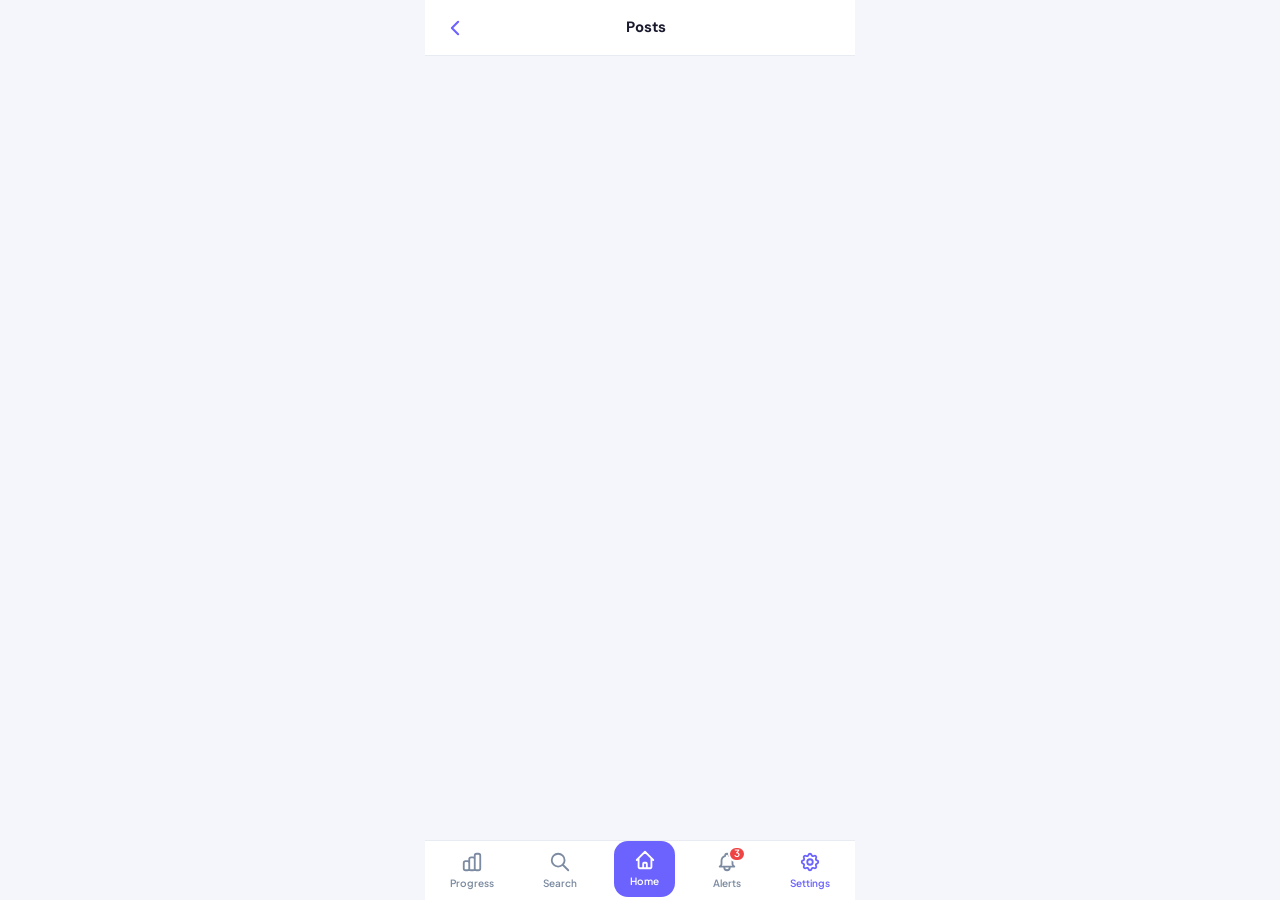
<file: content.html>
<!DOCTYPE html>
<html lang="en">
<head>
<meta charset="UTF-8">
<meta name="viewport" content="width=device-width, initial-scale=1.0, maximum-scale=1.0">
<title>LifeBook · Content</title>
<link href="https://cdn.jsdelivr.net/npm/bootstrap@5.3.0/dist/css/bootstrap.min.css" rel="stylesheet">
<link href="https://fonts.googleapis.com/css2?family=Plus+Jakarta+Sans:wght@400;500;600;700;800&family=DM+Sans:wght@300;400;500&display=swap" rel="stylesheet">
<link href="main.css" rel="stylesheet">
</head>
<body data-page="settings">

<div id="app">
  <!-- TOP BAR -->
  <div id="topbar">
    <a href="settings.html" class="topbar-back">
      <svg xmlns="http://www.w3.org/2000/svg" fill="none" viewBox="0 0 24 24" stroke-width="2.5" stroke="currentColor" width="20" height="20"><path stroke-linecap="round" stroke-linejoin="round" d="M15.75 19.5L8.25 12l7.5-7.5"/></svg>
    </a>
    <span class="topbar-title" id="content-page-title">Posts</span>
  </div>

  <!-- CONTENT LIST -->
  <div id="content-page">
    <div id="content-items"></div>
    <div class="settings-list-empty" id="content-empty" style="display:none">No posts here yet</div>
  </div>

  <!-- BOTTOM NAV -->
  <div id="bottom-nav"></div>
</div>

<!-- TOAST CONTAINER -->
<div class="toast-container" id="toast-container"></div>

<script src="https://cdn.jsdelivr.net/npm/bootstrap@5.3.0/dist/js/bootstrap.bundle.min.js"></script>
<script src="https://code.jquery.com/jquery-3.7.0.min.js"></script>
<script src="activities.js"></script>
<script src="navbar.js"></script>
<script src="notifications.js"></script>
<script src="app.js"></script>
</body>
</html>
</file>
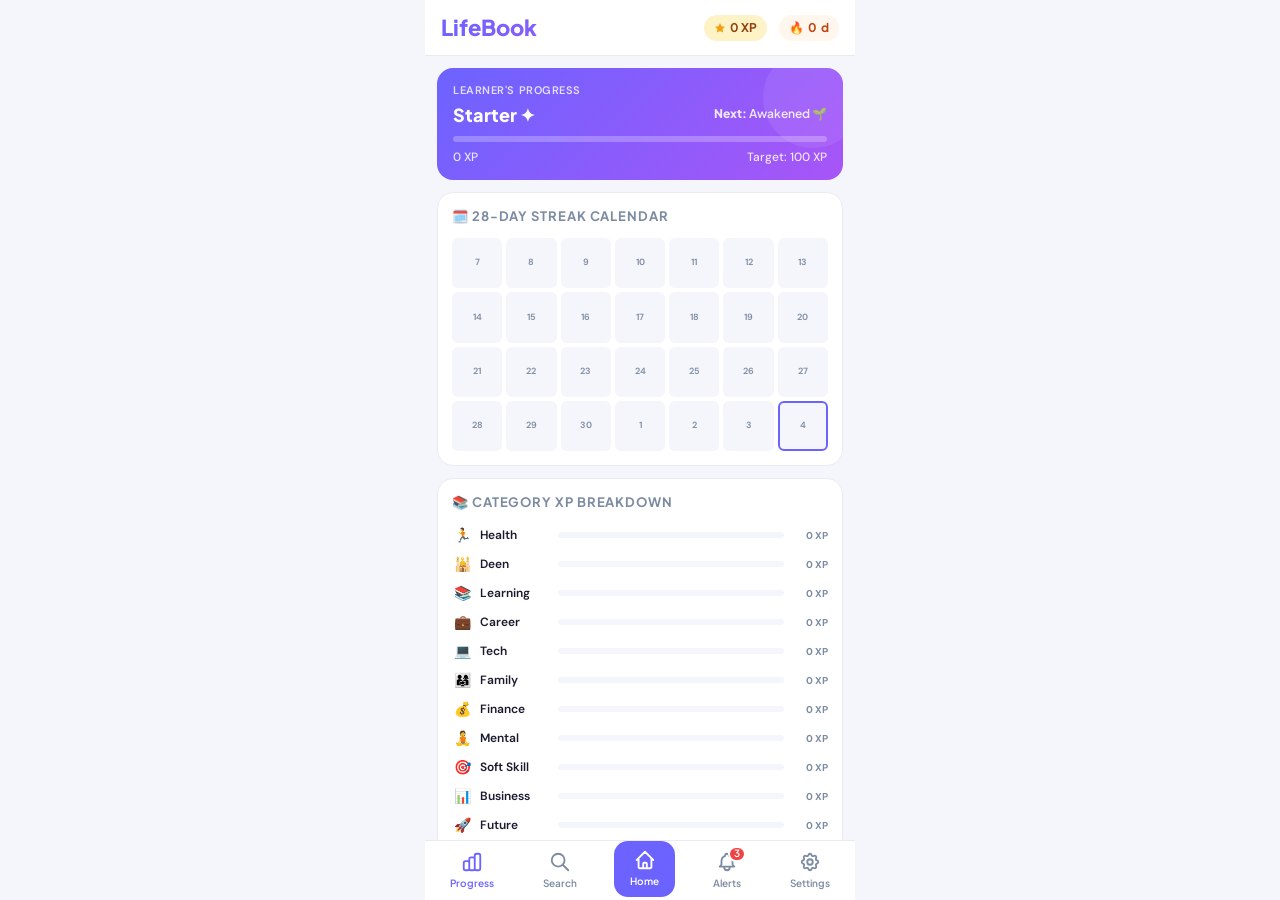
<file: progress.html>
<!DOCTYPE html>
<html lang="en">
<head>
<meta charset="UTF-8">
<meta name="viewport" content="width=device-width, initial-scale=1.0, maximum-scale=1.0">
<title>LifeBook · Progress</title>
<link href="https://cdn.jsdelivr.net/npm/bootstrap@5.3.0/dist/css/bootstrap.min.css" rel="stylesheet">
<link href="https://fonts.googleapis.com/css2?family=Plus+Jakarta+Sans:wght@400;500;600;700;800&family=DM+Sans:wght@300;400;500&display=swap" rel="stylesheet">
<link href="main.css" rel="stylesheet">
</head>
<body data-page="progress">

<div id="app">
  <!-- TOP BAR -->
  <div id="topbar">
    <a href="index.html" class="brand">LifeBook</a>
    <div class="xp-pill">
      <svg xmlns="http://www.w3.org/2000/svg" width="12" height="12" viewBox="0 0 24 24" fill="#F59E0B"><polygon points="12,2 15.09,8.26 22,9.27 17,14.14 18.18,21.02 12,17.77 5.82,21.02 7,14.14 2,9.27 8.91,8.26"/></svg>
      <span id="topbar-xp">0 XP</span>
    </div>
    <div class="streak-pill">
      🔥 <span id="topbar-streak">0</span>d
    </div>
  </div>

  <!-- PROGRESS PAGE -->
  <div id="progress-page">
    <div id="level-banner-slot" style="margin-bottom:12px"></div>

    <div class="progress-panel">
      <div class="progress-panel-title">🗓️ 28-Day Streak Calendar</div>
      <div class="streak-grid" id="streak-calendar"></div>
    </div>

    <div class="progress-panel">
      <div class="progress-panel-title">📚 Category XP Breakdown</div>
      <div id="prog-cat-bars"></div>
    </div>

    <div class="progress-panel">
      <div class="progress-panel-title">📈 Activity Stats</div>
      <div style="display:grid;grid-template-columns:1fr 1fr;gap:8px">
        <div style="background:var(--bg);border-radius:10px;padding:12px;text-align:center">
          <div style="font-size:22px;font-weight:800;font-family:'Plus Jakarta Sans',sans-serif;color:var(--success)" id="stat-done">0</div>
          <div style="font-size:11px;color:var(--muted);font-weight:600">Completed</div>
        </div>
        <div style="background:var(--bg);border-radius:10px;padding:12px;text-align:center">
          <div style="font-size:22px;font-weight:800;font-family:'Plus Jakarta Sans',sans-serif;color:var(--warn)" id="stat-streak">0</div>
          <div style="font-size:11px;color:var(--muted);font-weight:600">Day Streak</div>
        </div>
        <div style="background:var(--bg);border-radius:10px;padding:12px;text-align:center">
          <div style="font-size:22px;font-weight:800;font-family:'Plus Jakarta Sans',sans-serif;color:var(--primary)" id="stat-level">1</div>
          <div style="font-size:11px;color:var(--muted);font-weight:600">Level</div>
        </div>
        <div style="background:var(--bg);border-radius:10px;padding:12px;text-align:center">
          <div style="font-size:22px;font-weight:800;font-family:'Plus Jakarta Sans',sans-serif;color:var(--danger)" id="stat-missed">0</div>
          <div style="font-size:11px;color:var(--muted);font-weight:600">Missed</div>
        </div>
      </div>
    </div>
  </div>

  <!-- BOTTOM NAV -->
  <div id="bottom-nav"></div>
</div>

<!-- TOAST CONTAINER -->
<div class="toast-container" id="toast-container"></div>

<script src="https://cdn.jsdelivr.net/npm/bootstrap@5.3.0/dist/js/bootstrap.bundle.min.js"></script>
<script src="https://code.jquery.com/jquery-3.7.0.min.js"></script>
<script src="activities.js"></script>
<script src="navbar.js"></script>
<script src="notifications.js"></script>
<script src="app.js"></script>
</body>
</html>
</file>
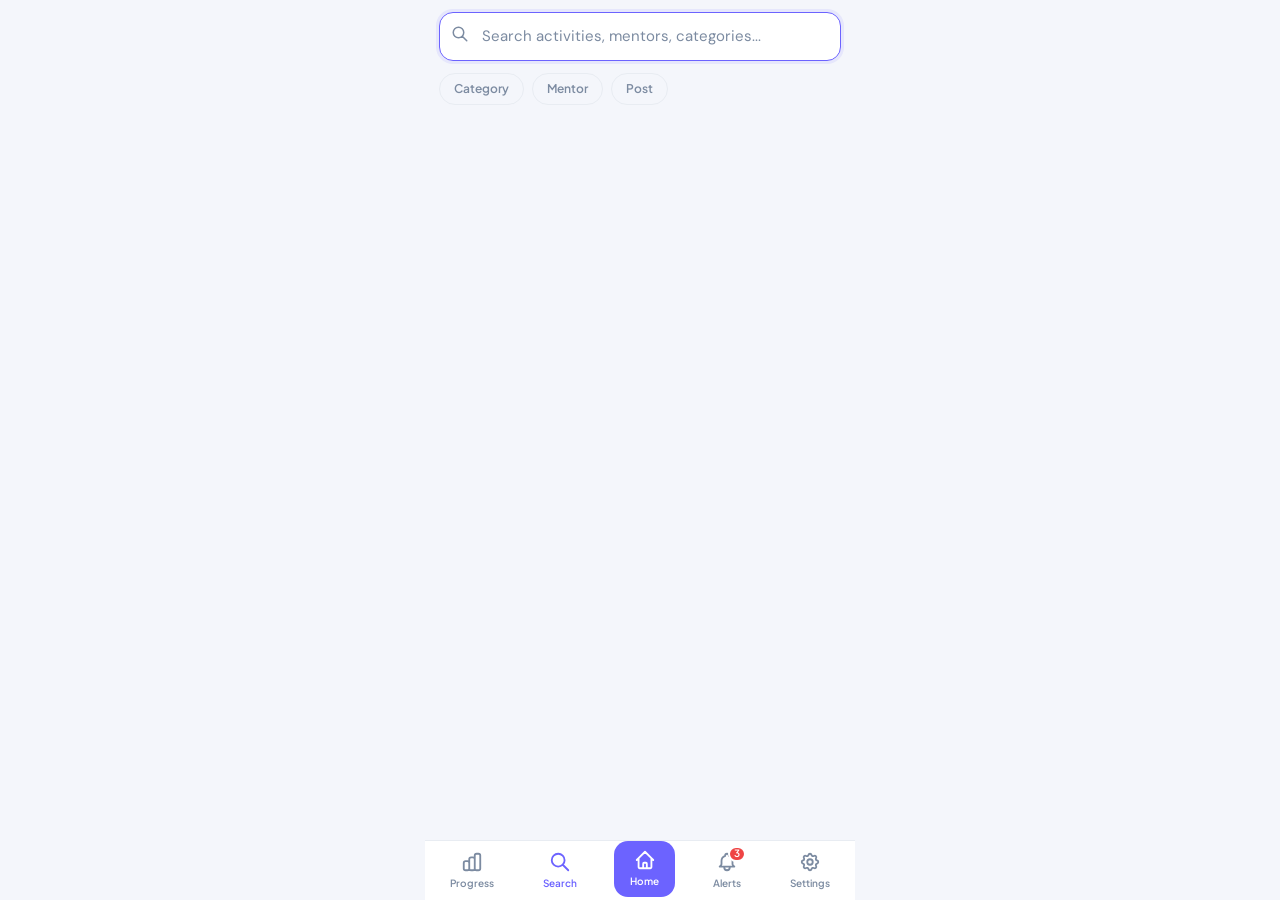
<file: search.html>
<!DOCTYPE html>
<html lang="en">
<head>
<meta charset="UTF-8">
<meta name="viewport" content="width=device-width, initial-scale=1.0, maximum-scale=1.0">
<title>LifeBook · Search</title>
<link href="https://cdn.jsdelivr.net/npm/bootstrap@5.3.0/dist/css/bootstrap.min.css" rel="stylesheet">
<link href="https://fonts.googleapis.com/css2?family=Plus+Jakarta+Sans:wght@400;500;600;700;800&family=DM+Sans:wght@300;400;500&display=swap" rel="stylesheet">
<link href="main.css" rel="stylesheet">
</head>
<body data-page="search">

<div id="app">
  <!-- SEARCH PAGE -->
  <div id="search-page">
    <div class="search-input-wrap">
      <svg class="search-icon" xmlns="http://www.w3.org/2000/svg" fill="none" viewBox="0 0 24 24" stroke-width="2" stroke="currentColor"><path stroke-linecap="round" stroke-linejoin="round" d="M21 21l-6-6m2-5a7 7 0 11-14 0 7 7 0 0114 0z"/></svg>
      <input type="text" id="search-input" placeholder="Search activities, mentors, categories..." autofocus>
      <button class="search-clear-btn" id="search-clear" style="display:none">✕</button>
    </div>

    <div class="search-tags">
      <span class="search-tag" data-filter="category">Category</span>
      <span class="search-tag" data-filter="mentor">Mentor</span>
      <span class="search-tag" data-filter="post">Post</span>
    </div>

    <div id="search-history-section">
      <div class="search-history-header">
        <span>Recent Searches</span>
      </div>
      <div id="search-history-list"></div>
    </div>

    <div id="search-results" style="display:none"></div>
    <div id="search-empty" class="search-empty" style="display:none">No results found</div>
  </div>

  <!-- BOTTOM NAV -->
  <div id="bottom-nav"></div>
</div>

<!-- TOAST CONTAINER -->
<div class="toast-container" id="toast-container"></div>

<script src="https://cdn.jsdelivr.net/npm/bootstrap@5.3.0/dist/js/bootstrap.bundle.min.js"></script>
<script src="https://code.jquery.com/jquery-3.7.0.min.js"></script>
<script src="activities.js"></script>
<script src="navbar.js"></script>
<script src="notifications.js"></script>
<script src="app.js"></script>
<script src="search.js"></script>
</body>
</html>
</file>
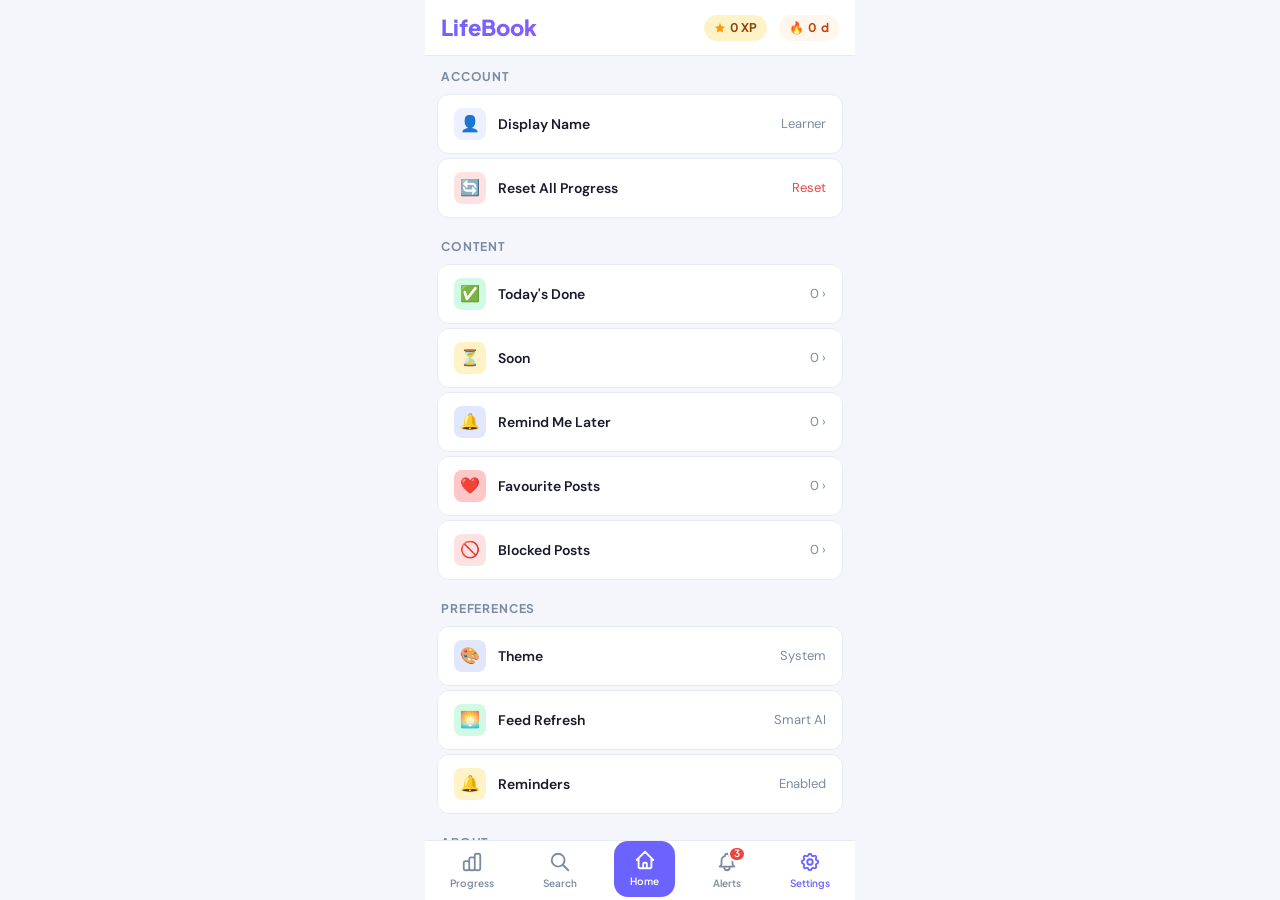
<file: settings.html>
<!DOCTYPE html>
<html lang="en">
<head>
<meta charset="UTF-8">
<meta name="viewport" content="width=device-width, initial-scale=1.0, maximum-scale=1.0">
<title>LifeBook · Settings</title>
<link href="https://cdn.jsdelivr.net/npm/bootstrap@5.3.0/dist/css/bootstrap.min.css" rel="stylesheet">
<link href="https://fonts.googleapis.com/css2?family=Plus+Jakarta+Sans:wght@400;500;600;700;800&family=DM+Sans:wght@300;400;500&display=swap" rel="stylesheet">
<link href="main.css" rel="stylesheet">
</head>
<body data-page="settings">

<div id="app">
  <!-- TOP BAR -->
  <div id="topbar">
    <a href="index.html" class="brand">LifeBook</a>
    <div class="xp-pill">
      <svg xmlns="http://www.w3.org/2000/svg" width="12" height="12" viewBox="0 0 24 24" fill="#F59E0B"><polygon points="12,2 15.09,8.26 22,9.27 17,14.14 18.18,21.02 12,17.77 5.82,21.02 7,14.14 2,9.27 8.91,8.26"/></svg>
      <span id="topbar-xp">0 XP</span>
    </div>
    <div class="streak-pill">
      🔥 <span id="topbar-streak">0</span>d
    </div>
  </div>

  <!-- SETTINGS PAGE -->
  <div id="settings-page">
    <div class="settings-section">
      <div class="settings-section-title">Account</div>
      <div class="settings-row" id="btn-name" style="cursor:pointer">
        <div class="icon" style="background:#EEF0FF">👤</div>
        <div class="label">Display Name</div>
        <div class="value" id="settings-name">Learner</div>
      </div>
      <div class="settings-row" id="btn-reset" style="cursor:pointer">
        <div class="icon" style="background:#FEE2E2">🔄</div>
        <div class="label">Reset All Progress</div>
        <div class="value" style="color:var(--danger)">Reset</div>
      </div>
    </div>

    <div class="settings-section">
      <div class="settings-section-title">Content</div>
      <a href="content.html?type=done" class="settings-row" style="cursor:pointer;text-decoration:none;color:inherit">
        <div class="icon" style="background:#D1FAE5">✅</div>
        <div class="label">Today's Done</div>
        <div class="value" id="settings-done-count">0 ›</div>
      </a>
      <a href="content.html?type=soon" class="settings-row" style="cursor:pointer;text-decoration:none;color:inherit">
        <div class="icon" style="background:#FEF3C7">⏳</div>
        <div class="label">Soon</div>
        <div class="value" id="settings-soon-count">0 ›</div>
      </a>
      <a href="content.html?type=remind" class="settings-row" style="cursor:pointer;text-decoration:none;color:inherit">
        <div class="icon" style="background:#E0E7FF">🔔</div>
        <div class="label">Remind Me Later</div>
        <div class="value" id="settings-remind-count">0 ›</div>
      </a>
      <a href="content.html?type=fav" class="settings-row" style="cursor:pointer;text-decoration:none;color:inherit">
        <div class="icon" style="background:#fec7c7">❤️</div>
        <div class="label">Favourite Posts</div>
        <div class="value" id="settings-fav-count">0 ›</div>
      </a>
      <a href="content.html?type=blocked" class="settings-row" style="cursor:pointer;text-decoration:none;color:inherit">
        <div class="icon" style="background:#FEE2E2">🚫</div>
        <div class="label">Blocked Posts</div>
        <div class="value" id="settings-blocked-count">0 ›</div>
      </a>
    </div>

    <div class="settings-section">
      <div class="settings-section-title">Preferences</div>
      <div class="settings-row" id="btn-theme" style="cursor:pointer">
        <div class="icon" style="background:#E0E7FF">🎨</div>
        <div class="label">Theme</div>
        <div class="value" id="settings-theme-value">System</div>
      </div>
      <div class="settings-row">
        <div class="icon" style="background:#D1FAE5">🌅</div>
        <div class="label">Feed Refresh</div>
        <div class="value">Smart AI</div>
      </div>
      <div class="settings-row">
        <div class="icon" style="background:#FEF3C7">🔔</div>
        <div class="label">Reminders</div>
        <div class="value">Enabled</div>
      </div>
    </div>

    <div class="settings-section">
      <div class="settings-section-title">About</div>
      <div class="settings-row">
        <div class="icon" style="background:#EEF0FF">📖</div>
        <div class="label">LifeBook</div>
        <div class="value" id="settings-version">v1.0</div>
      </div>
      <div class="settings-row">
        <div class="icon" style="background:#D1FAE5">💡</div>
        <div class="label">Activities Library</div>
        <div class="value" id="settings-activities-count">300+</div>
      </div>
    </div>
  </div>

  <!-- BOTTOM NAV -->
  <div id="bottom-nav"></div>
</div>

<!-- NAME MODAL -->
<div class="modal-overlay" id="name-modal">
  <div class="bottom-sheet">
    <div class="sheet-handle"></div>
    <div class="sheet-title">👤 Display Name</div>
    <div style="padding:0 20px 16px">
      <input type="text" id="name-input" class="form-control" placeholder="Enter your name" maxlength="30" style="font-size:16px;padding:12px 14px;border-radius:12px;border:1.5px solid var(--border);background:var(--card-bg);color:var(--text-primary)">
    </div>
    <div class="remind-option" id="name-save-btn" style="justify-content:center;font-weight:600;color:var(--accent)">
      Save
    </div>
    <div class="remind-option" data-name-cancel="1" style="color:var(--danger);margin-top:4px;justify-content:center">
      Cancel
    </div>
  </div>
</div>

<!-- THEME MODAL -->
<div class="modal-overlay" id="theme-modal">
  <div class="bottom-sheet">
    <div class="sheet-handle"></div>
    <div class="sheet-title">🎨 Choose Theme</div>
    <div class="remind-option theme-option" data-theme="light">
      <span style="font-size:20px">☀️</span>
      <span style="flex:1">Light</span>
      <span class="check">✓</span>
    </div>
    <div class="remind-option theme-option" data-theme="dark">
      <span style="font-size:20px">🌙</span>
      <span style="flex:1">Dark</span>
      <span class="check">✓</span>
    </div>
    <div class="remind-option theme-option" data-theme="system">
      <span style="font-size:20px">🖥️</span>
      <span style="flex:1">System Default</span>
      <span class="check">✓</span>
    </div>
    <div class="remind-option" data-theme-cancel="1" style="color:var(--danger);margin-top:4px;justify-content:center">
      Cancel
    </div>
  </div>
</div>

<!-- TOAST CONTAINER -->
<div class="toast-container" id="toast-container"></div>

<script src="https://cdn.jsdelivr.net/npm/bootstrap@5.3.0/dist/js/bootstrap.bundle.min.js"></script>
<script src="https://code.jquery.com/jquery-3.7.0.min.js"></script>
<script src="activities.js"></script>
<script src="navbar.js"></script>
<script src="notifications.js"></script>
<script src="app.js"></script>
</body>
</html>
</file>
<file: main.css>
:root {
  --primary: #6C63FF;
  --primary-light: #EEF0FF;
  --primary-dark: #4B44CC;
  --gold: #F59E0B;
  --gold-light: #FEF3C7;
  --surface: #FFFFFF;
  --bg: #F4F6FB;
  --text: #1A1A2E;
  --muted: #7C8BA1;
  --border: #E8ECF2;
  --success: #10B981;
  --success-light: #D1FAE5;
  --warn: #F59E0B;
  --warn-light: #FEF3C7;
  --danger: #EF4444;
  --danger-light: #FEE2E2;
  --nav-h: 60px;
  --topbar-h: 56px;
  --radius: 16px;
  --radius-sm: 10px;
}

* { box-sizing: border-box; -webkit-tap-highlight-color: transparent; }
html, body { height: 100%; overflow: hidden; }

body {
  font-family: 'DM Sans', sans-serif;
  background: var(--bg);
  color: var(--text);
  max-width: 430px;
  margin: 0 auto;
  position: relative;
}

h1,h2,h3,h4,h5,h6,.fw-bold,.fw-semibold {
  font-family: 'Plus Jakarta Sans', sans-serif;
}

/* ─── LAYOUT ─── */
#app {
  display: flex;
  flex-direction: column;
  height: 100vh;
  overflow: hidden;
}

#topbar {
  height: var(--topbar-h);
  background: var(--surface);
  border-bottom: 1px solid var(--border);
  display: flex;
  align-items: center;
  padding: 0 16px;
  gap: 12px;
  flex-shrink: 0;
  z-index: 100;
}

#topbar .brand {
  font-family: 'Plus Jakarta Sans', sans-serif;
  font-weight: 800;
  font-size: 22px;
  background: linear-gradient(135deg, var(--primary), #a855f7);
  -webkit-background-clip: text;
  background-clip: text;
  -webkit-text-fill-color: transparent;
  flex: 1;
  text-decoration: none;
}

#topbar .xp-pill {
  background: var(--gold-light);
  color: #92400E;
  font-size: 12px;
  font-weight: 700;
  padding: 4px 10px;
  border-radius: 20px;
  display: flex;
  align-items: center;
  gap: 4px;
  font-family: 'Plus Jakarta Sans', sans-serif;
}

#topbar .streak-pill {
  background: #FFF7ED;
  color: #C2410C;
  font-size: 12px;
  font-weight: 700;
  padding: 4px 10px;
  border-radius: 20px;
  display: flex;
  align-items: center;
  gap: 4px;
  font-family: 'Plus Jakarta Sans', sans-serif;
}

#feed-container {
  flex: 1;
  overflow-y: auto;
  -webkit-overflow-scrolling: touch;
  padding: 12px 12px 80px;
  scroll-behavior: smooth;
}

#feed-container::-webkit-scrollbar { display: none; }

/* ─── PULL-TO-REFRESH ─── */
#ptr-indicator {
  position: absolute;
  top: var(--topbar-h);
  left: 0;
  right: 0;
  display: flex;
  align-items: center;
  justify-content: center;
  height: 0;
  overflow: hidden;
  color: var(--muted);
  font-size: 13px;
  font-weight: 600;
  font-family: 'Plus Jakarta Sans', sans-serif;
  pointer-events: none;
  z-index: 50;
  transition: height 0.2s ease;
}
#ptr-indicator .ptr-spinner {
  width: 18px;
  height: 18px;
  border: 2px solid var(--border);
  border-top-color: var(--primary);
  border-radius: 50%;
  margin-right: 8px;
  transition: transform 0.1s linear;
}
#ptr-indicator.refreshing .ptr-spinner {
  animation: ptrSpin 0.8s linear infinite;
}
@keyframes ptrSpin {
  to { transform: rotate(360deg); }
}

/* ─── BOTTOM NAV ─── */
#bottom-nav {
  height: var(--nav-h);
  background: var(--surface);
  border-top: 1px solid var(--border);
  display: flex;
  align-items: center;
  justify-content: space-around;
  flex-shrink: 0;
  z-index: 100;
  position: relative;
}

.nav-item {
  display: flex;
  flex-direction: column;
  align-items: center;
  gap: 3px;
  padding: 6px 12px;
  cursor: pointer;
  border-radius: 10px;
  transition: all 0.15s;
  color: var(--muted);
  min-width: 52px;
  text-decoration: none;
}

.nav-item.active { color: var(--primary); }

.nav-item svg { width: 22px; height: 22px; }
.nav-item span { font-size: 10px; font-weight: 600; font-family: 'Plus Jakarta Sans', sans-serif; }

.nav-item.add-btn {
  background: var(--primary);
  color: white;
  border-radius: 14px;
  padding: 8px 16px;
  margin-bottom: 4px;
}
.nav-item.add-btn svg { color: white; }
.nav-item.add-btn span { color: white; }

.nav-icon-wrap {
  position: relative;
  display: inline-flex;
}

.nav-badge {
  position: absolute;
  top: -5px;
  right: -8px;
  background: var(--danger);
  color: #fff;
  font-size: 9px;
  font-weight: 700;
  min-width: 16px;
  height: 16px;
  border-radius: 8px;
  display: flex;
  align-items: center;
  justify-content: center;
  padding: 0 4px;
  font-family: 'Plus Jakarta Sans', sans-serif;
  border: 2px solid var(--surface);
}

/* ─── LEVEL BANNER ─── */
.level-banner {
  background: linear-gradient(135deg, #6C63FF 0%, #a855f7 100%);
  border-radius: var(--radius);
  padding: 14px 16px;
  color: white;
  margin-bottom: 12px;
  position: relative;
  overflow: hidden;
}

.level-banner::after {
  content: '';
  position: absolute;
  right: -20px;
  top: -20px;
  width: 100px;
  height: 100px;
  border-radius: 50%;
  background: rgba(255,255,255,0.08);
}

.level-banner .level-label {
  font-size: 11px;
  opacity: 0.8;
  font-weight: 600;
  letter-spacing: 0.05em;
  text-transform: uppercase;
}

.level-banner .level-name-row {
  display: flex;
  justify-content: space-between;
  align-items: center;
  margin: 2px 0 8px;
}

.level-banner .level-name {
  font-family: 'Plus Jakarta Sans', sans-serif;
  font-size: 18px;
  font-weight: 800;
}

.level-banner .level-next {
  font-family: 'Plus Jakarta Sans', sans-serif;
  font-size: 12px;
  font-weight: 600;
  opacity: 0.85;
}

.level-banner .xp-bar-wrap {
  background: rgba(255,255,255,0.25);
  border-radius: 20px;
  height: 6px;
  overflow: hidden;
}

.level-banner .xp-bar-fill {
  height: 100%;
  border-radius: 20px;
  background: white;
  transition: width 0.6s cubic-bezier(0.34,1.56,0.64,1);
}

.level-banner .xp-info {
  display: flex;
  justify-content: space-between;
  margin-top: 6px;
  font-size: 12px;
  opacity: 0.85;
  font-weight: 500;
}

/* ─── SECTION HEADER ─── */
.section-header {
  font-family: 'Plus Jakarta Sans', sans-serif;
  font-size: 13px;
  font-weight: 700;
  color: var(--muted);
  text-transform: uppercase;
  letter-spacing: 0.08em;
  padding: 4px 4px 8px;
}

/* ─── POST CARD ─── */
.post-card {
  background: var(--surface);
  border-radius: var(--radius);
  margin-bottom: 10px;
  overflow: hidden;
  border: 1px solid var(--border);
  transition: transform 0.15s, box-shadow 0.15s;
  animation: fadeSlide 0.35s ease both;
}

.post-card:active { transform: scale(0.99); }

.post-card.completed {
  opacity: 0.65;
  border-color: var(--success);
  border-left: 3px solid var(--success);
}

.post-card.snoozed {
  border-left: 3px solid var(--warn);
}

.post-header {
  display: flex;
  align-items: center;
  padding: 12px 14px 10px;
  gap: 10px;
}

.coach-avatar {
  width: 42px;
  height: 42px;
  border-radius: 13px;
  display: flex;
  align-items: center;
  justify-content: center;
  font-size: 20px;
  flex-shrink: 0;
  position: relative;
}

.coach-avatar .online-dot {
  position: absolute;
  bottom: -1px;
  right: -1px;
  width: 10px;
  height: 10px;
  border-radius: 50%;
  background: var(--success);
  border: 2px solid white;
}

.coach-info .coach-name {
  font-family: 'Plus Jakarta Sans', sans-serif;
  font-size: 14px;
  font-weight: 700;
  color: var(--text);
  line-height: 1.2;
}

.coach-info .coach-meta {
  font-size: 11px;
  color: var(--muted);
  font-weight: 500;
  margin-top: 1px;
}

.category-badge {
  margin-left: auto;
  font-size: 10px;
  font-weight: 700;
  padding: 3px 8px;
  border-radius: 20px;
  font-family: 'Plus Jakarta Sans', sans-serif;
  letter-spacing: 0.03em;
  flex-shrink: 0;
}

.post-body {
  padding: 0 14px 12px;
}

.activity-title {
  font-family: 'Plus Jakarta Sans', sans-serif;
  font-size: 18px;
  font-weight: 700;
  color: var(--text);
  margin-bottom: 5px;
  line-height: 1.3;
}

.activity-advice {
  font-size: 13px;
  color: var(--muted);
  line-height: 1.55;
  margin-bottom: 12px;
}

.post-image {
  width: 100%;
  aspect-ratio: 4/3;
  max-height: 240px;
  object-fit: cover;
  border-radius: 10px;
  margin-bottom: 12px;
}

.post-meta-row {
  display: flex;
  align-items: center;
  gap: 6px;
  margin-bottom: 12px;
  flex-wrap: wrap;
}

.meta-chip {
  display: flex;
  align-items: center;
  gap: 4px;
  font-size: 11px;
  font-weight: 600;
  padding: 3px 8px;
  border-radius: 8px;
  background: var(--bg);
  color: var(--muted);
}

.meta-chip.xp { background: var(--gold-light); color: #92400E; }
.meta-chip.duration { background: var(--primary-light); color: var(--primary-dark); }
.meta-chip svg { width: 12px; height: 12px; }

/* ─── POST STATS ─── */
.post-stats {
  display: flex;
  gap: 10px;
  padding: 8px 14px;
  border-top: 1px solid var(--border);
  background: var(--bg);
}

.stat-item {
  display: flex;
  align-items: center;
  gap: 3px;
  font-size: 10px;
  color: var(--muted);
  font-weight: 500;
}

.stat-item svg { width: 11px; height: 11px; }

/* ─── ACTION BUTTONS (Facebook-reaction style) ─── */
.post-actions {
  display: flex;
  align-items: stretch;
  gap: 2px;
  padding: 0px 0px;
  border-top: 1px solid var(--border);
  margin-top: 0px;
}

.action-btn {
  flex: 1;
  display: flex;
  align-items: center;
  justify-content: center;
  gap: 8px;
  background: transparent;
  border: none;
  padding: 10px 4px;
  border-radius: 8px;
  cursor: pointer;
  color: var(--muted);
  font-family: 'Plus Jakarta Sans', sans-serif;
  font-weight: 600;
  font-size: 13px;
  transition: background 0.15s, color 0.15s;
  position: relative;
}

.action-btn + .action-btn::before {
  content: '';
  position: absolute;
  left: -1px;
  top: 22%;
  bottom: 22%;
  width: 1px;
  background: var(--border);
}

.action-btn:hover { background: var(--bg); }
.action-btn:active { transform: scale(0.97); }

.action-icon {
  width: 22px;
  height: 22px;
  display: inline-flex;
  align-items: center;
  justify-content: center;
  border-radius: 50%;
  border: 1.5px solid currentColor;
  background: transparent;
  transition: background 0.18s, border-color 0.18s, color 0.18s;
  flex-shrink: 0;
}
.action-icon svg {
  width: 12px;
  height: 12px;
  stroke: currentColor;
  fill: none;
}

.action-btn[data-action="start"]  { --c: #2D88FF; }
.action-btn[data-action="done"]   { --c: #45BD62; }
.action-btn[data-action="soon"]   { --c: #F7B928; }
.action-btn[data-action="remind"] { --c: #9333EA; }

.action-btn {
  pointer-events: all;
}

.action-btn:hover,
.action-btn.active { color: var(--c); }
.action-btn.active .action-icon,
.action-btn:active .action-icon {
  background: var(--c);
  border-color: var(--c);
  color: #fff;
}
.action-btn.active .action-icon svg { stroke: #fff; }

/* ─── PINNED QUEUE SECTION ─── */
.queue-section { margin-bottom: 8px; }

.queue-wrapper {
  position: relative;
  overflow: hidden;
  transition: max-height 0.3s ease;
}

.queue-wrapper.collapsed {
  max-height: 220px;
}

.queue-wrapper.collapsed .queue-blur-overlay {
  display: flex;
}

.queue-blur-overlay {
  display: none;
  position: absolute;
  bottom: 0;
  left: 0;
  right: 0;
  height: 80px;
  background: linear-gradient(to bottom, transparent, var(--surface) 85%);
  align-items: flex-end;
  justify-content: center;
  padding-bottom: 10px;
  z-index: 10;
}

.queue-show-more {
  background: var(--primary);
  color: #fff;
  border: none;
  border-radius: 16px;
  padding: 6px 18px;
  font-size: 12px;
  font-weight: 700;
  font-family: 'Plus Jakarta Sans', sans-serif;
  cursor: pointer;
  box-shadow: 0 2px 8px rgba(0,0,0,0.15);
  transition: transform 0.15s;
}
.queue-show-more:active { transform: scale(0.95); }

.queue-wrapper:not(.collapsed) {
  max-height: none;
}

#queue-posts .post-card {
  border-left: 6px solid var(--warn);
}

/* ─── MODAL BOTTOM SHEET ─── */
.modal-overlay {
  position: fixed;
  top: 0;
  left: 0;
  right: 0;
  bottom: var(--nav-h);
  background: rgba(0,0,0,0.5);
  z-index: 500;
  display: none;
  align-items: flex-end;
  justify-content: center;
  max-width: 430px;
  margin: 0 auto;
}

.modal-overlay.open { display: flex; }

.bottom-sheet {
  background: white;
  border-radius: 20px 20px 0 0;
  padding: 16px 20px 24px;
  width: 100%;
  max-height: calc(100vh - var(--nav-h) - var(--topbar-h));
  overflow-y: auto;
  animation: slideUp 0.25s cubic-bezier(0.34,1.56,0.64,1);
}

@keyframes slideUp {
  from { transform: translateY(100%); }
  to { transform: translateY(0); }
}

.sheet-handle {
  width: 36px;
  height: 4px;
  background: var(--border);
  border-radius: 10px;
  margin: 0 auto 16px;
}

.sheet-title {
  font-family: 'Plus Jakarta Sans', sans-serif;
  font-size: 16px;
  font-weight: 700;
  margin-bottom: 14px;
  text-align: center;
}

.remind-option {
  display: flex;
  align-items: center;
  gap: 12px;
  padding: 13px 16px;
  border-radius: 12px;
  cursor: pointer;
  transition: background 0.1s;
  font-size: 14px;
  font-weight: 500;
}

.remind-option:hover { background: var(--bg); }
.remind-option svg { width: 18px; height: 18px; color: var(--primary); flex-shrink: 0; }

/* ─── TOAST ─── */
.toast-container {
  position: fixed;
  bottom: calc(var(--nav-h) + 12px);
  left: 50%;
  transform: translateX(-50%);
  z-index: 1000;
  display: flex;
  flex-direction: column-reverse;
  gap: 8px;
  max-width: 360px;
  width: calc(100% - 32px);
  pointer-events: none;
}

.toast-msg {
  background: var(--text);
  color: white;
  padding: 10px 14px;
  border-radius: 12px;
  font-size: 13px;
  font-weight: 500;
  display: flex;
  align-items: center;
  gap: 8px;
  animation: toastIn 0.3s cubic-bezier(0.34,1.56,0.64,1);
  font-family: 'Plus Jakarta Sans', sans-serif;
}

.toast-msg.xp { background: linear-gradient(135deg, #10B981, #059669); }
.toast-msg.warn { background: linear-gradient(135deg, #F59E0B, #D97706); }
.toast-msg.info { background: linear-gradient(135deg, var(--primary), #a855f7); }

@keyframes toastIn {
  from { opacity: 0; transform: translateY(20px) scale(0.95); }
  to { opacity: 1; transform: translateY(0) scale(1); }
}

/* ─── NOTIFICATION BANNER ─── */
#notif-banner {
  position: fixed;
  top: 0;
  left: 50%;
  transform: translateX(-50%) translateY(-100%);
  width: 100%;
  max-width: 430px;
  z-index: 9999;
  transition: transform 0.35s cubic-bezier(0.34, 1.56, 0.64, 1);
  padding: 8px;
  pointer-events: none;
}
#notif-banner.visible {
  transform: translateX(-50%) translateY(0);
  pointer-events: auto;
}
.notif-banner-content {
  background: var(--surface);
  border-radius: var(--radius);
  padding: 14px 16px;
  display: flex;
  align-items: flex-start;
  gap: 12px;
  box-shadow: 0 8px 32px rgba(0,0,0,0.18), 0 2px 8px rgba(0,0,0,0.08);
  border: 1px solid var(--border);
}
.notif-banner-icon {
  font-size: 28px;
  line-height: 1;
  flex-shrink: 0;
}
.notif-banner-text {
  flex: 1;
  min-width: 0;
}
.notif-banner-title {
  font-family: 'Plus Jakarta Sans', sans-serif;
  font-weight: 700;
  font-size: 14px;
  color: var(--text);
  margin-bottom: 2px;
}
.notif-banner-body {
  font-size: 13px;
  color: var(--muted);
  line-height: 1.4;
}
.notif-banner-close {
  background: none;
  border: none;
  font-size: 22px;
  color: var(--muted);
  cursor: pointer;
  padding: 0 4px;
  line-height: 1;
}
.notif-banner-actions {
  display: flex;
  gap: 8px;
  margin-top: 8px;
  padding: 0 4px;
}
.notif-btn {
  flex: 1;
  padding: 10px 12px;
  border-radius: var(--radius-sm);
  border: none;
  font-size: 13px;
  font-weight: 600;
  font-family: 'Plus Jakarta Sans', sans-serif;
  cursor: pointer;
  transition: transform 0.15s, opacity 0.15s;
}
.notif-btn:active { transform: scale(0.96); opacity: 0.8; }
.notif-btn-done {
  background: var(--success);
  color: #fff;
}
.notif-btn-snooze {
  background: var(--warn-light);
  color: #92400E;
}

/* ─── XP BURST ANIMATION ─── */
.xp-burst {
  position: fixed;
  font-family: 'Plus Jakarta Sans', sans-serif;
  font-size: 18px;
  font-weight: 800;
  color: var(--gold);
  pointer-events: none;
  z-index: 2000;
  animation: xpFloat 1.2s ease-out forwards;
}

@keyframes xpFloat {
  0% { opacity: 1; transform: translateY(0) scale(1); }
  60% { opacity: 1; transform: translateY(-50px) scale(1.2); }
  100% { opacity: 0; transform: translateY(-90px) scale(0.8); }
}

/* ─── PROGRESS PANEL ─── */
.progress-panel {
  background: var(--surface);
  border-radius: var(--radius);
  padding: 14px;
  margin-bottom: 12px;
  border: 1px solid var(--border);
}

.progress-panel-title {
  font-family: 'Plus Jakarta Sans', sans-serif;
  font-size: 13px;
  font-weight: 700;
  color: var(--muted);
  margin-bottom: 12px;
  text-transform: uppercase;
  letter-spacing: 0.07em;
}

.cat-progress-row {
  display: flex;
  align-items: center;
  gap: 8px;
  margin-bottom: 8px;
}

.cat-emoji { font-size: 14px; width: 20px; text-align: center; }

.cat-name {
  font-size: 12px;
  font-weight: 600;
  color: var(--text);
  width: 70px;
  flex-shrink: 0;
}

.cat-bar-wrap {
  flex: 1;
  height: 6px;
  background: var(--bg);
  border-radius: 10px;
  overflow: hidden;
}

.cat-bar-fill {
  height: 100%;
  border-radius: 10px;
  transition: width 0.6s ease;
}

.cat-xp {
  font-size: 10px;
  font-weight: 700;
  color: var(--muted);
  min-width: 36px;
  text-align: right;
}

/* ─── PROGRESS PAGE ─── */
#progress-page {
  flex: 1;
  overflow-y: auto;
  padding: 12px 12px 80px;
}

#progress-page::-webkit-scrollbar { display: none; }

/* ─── SETTINGS PAGE ─── */
#settings-page {
  flex: 1;
  overflow-y: auto;
  padding: 12px 12px 80px;
}

#settings-page::-webkit-scrollbar { display: none; }

.settings-section { margin-bottom: 20px; }

.settings-section-title {
  font-family: 'Plus Jakarta Sans', sans-serif;
  font-size: 12px;
  font-weight: 700;
  color: var(--muted);
  text-transform: uppercase;
  letter-spacing: 0.07em;
  padding: 0 4px 8px;
}

.settings-row {
  background: var(--surface);
  border-radius: 12px;
  padding: 13px 16px;
  display: flex;
  align-items: center;
  border: 1px solid var(--border);
  margin-bottom: 4px;
  gap: 12px;
}

.settings-row .icon { width: 32px; height: 32px; border-radius: 8px; display: flex; align-items: center; justify-content: center; font-size: 16px; flex-shrink: 0; }
.settings-row .label { flex: 1; font-weight: 600; font-size: 14px; }
.settings-row .value { font-size: 13px; color: var(--muted); }

/* ─── STREAK CALENDAR ─── */
.streak-grid {
  display: grid;
  grid-template-columns: repeat(7, 1fr);
  gap: 4px;
  margin-top: 8px;
}

.streak-day {
  aspect-ratio: 1;
  border-radius: 6px;
  background: var(--bg);
  display: flex;
  align-items: center;
  justify-content: center;
  font-size: 9px;
  font-weight: 600;
  color: var(--muted);
}

.streak-day.done { background: var(--success); color: white; }
.streak-day.today { border: 2px solid var(--primary); }
.streak-day.partial { background: var(--gold-light); color: #92400E; }

@keyframes fadeSlide {
  from { opacity: 0; transform: translateY(12px); }
  to { opacity: 1; transform: translateY(0); }
}

/* ─── DONE OVERLAY ─── */
.done-overlay {
  position: absolute;
  inset: 0;
  background: var(--success-light);
  display: flex;
  align-items: center;
  justify-content: center;
  border-radius: var(--radius);
  font-family: 'Plus Jakarta Sans', sans-serif;
  font-size: 15px;
  font-weight: 700;
  color: #065F46;
  gap: 8px;
  animation: overlayIn 0.3s ease;
  pointer-events: none;
}

@keyframes overlayIn {
  from { opacity: 0; }
  to { opacity: 1; }
}

.completed-check { font-size: 22px; }

.post-card.completed .post-body,
.post-card.completed .post-header { opacity: 0.5; }
.post-card.completed .post-actions { display: none; }

.completed-stamp {
  display: flex;
  align-items: center;
  justify-content: center;
  padding: 8px;
  gap: 6px;
  font-size: 12px;
  font-weight: 700;
  color: var(--success);
  font-family: 'Plus Jakarta Sans', sans-serif;
}

/* ─── DARK MODE (scoped) ─── */
html[data-theme="dark"] {
  --primary: #2D88FF;
  --primary-light: rgba(45,136,255,0.15);
  --primary-dark: #1B74E4;
  --gold: #F7B928;
  --gold-light: rgba(247,185,40,0.15);
  --surface: #242526;
  --bg: #18191A;
  --text: #E4E6EB;
  --muted: #B0B3B8;
  --border: #3A3B3C;
  --success: #45BD62;
  --success-light: rgba(69,189,98,0.18);
  --warn: #F7B928;
  --warn-light: rgba(247,185,40,0.15);
  --danger: #FF6B6B;
  --danger-light: rgba(255,107,107,0.15);
}

html[data-theme="dark"] body { background: var(--bg); color: var(--text); }

html[data-theme="dark"] #topbar { background: var(--surface); border-bottom-color: var(--border); }
html[data-theme="dark"] #topbar .brand {
  background: linear-gradient(135deg, #2D88FF 0%, #5B9BFF 100%);
  -webkit-background-clip: text;
  background-clip: text;
}
html[data-theme="dark"] #topbar .xp-pill   { background: rgba(247,185,40,0.18); color: #F7B928; }
html[data-theme="dark"] #topbar .streak-pill { background: rgba(255,122,69,0.18); color: #FF8A4C; }

html[data-theme="dark"] #bottom-nav { background: var(--surface); border-top-color: var(--border); }

html[data-theme="dark"] .level-banner {
  background: linear-gradient(135deg, #1B74E4 0%, #2D88FF 100%);
}

html[data-theme="dark"] .post-card { background: var(--surface); border-color: var(--border); }
html[data-theme="dark"] .post-card.completed { border-color: var(--success); border-left-color: var(--success); }

html[data-theme="dark"] .coach-avatar .online-dot { border-color: var(--surface); }

html[data-theme="dark"] .activity-title { color: var(--text); }
html[data-theme="dark"] .cat-name       { color: var(--text); }

html[data-theme="dark"] .meta-chip          { background: #3A3B3C; color: var(--muted); }
html[data-theme="dark"] .meta-chip.xp       { background: rgba(247,185,40,0.18); color: #F7B928; }
html[data-theme="dark"] .meta-chip.duration { background: rgba(45,136,255,0.18); color: #5B9BFF; }

html[data-theme="dark"] .post-stats { background: #1C1D1E; border-top-color: var(--border); }

html[data-theme="dark"] .action-btn:hover { background: #3A3B3C; }

html[data-theme="dark"] .bottom-sheet  { background: var(--surface); color: var(--text); }
html[data-theme="dark"] .sheet-handle  { background: #4E4F50; }
html[data-theme="dark"] .remind-option { color: var(--text); }
html[data-theme="dark"] .remind-option:hover { background: #3A3B3C; }

html[data-theme="dark"] .toast-msg          { background: #3A3B3C; color: var(--text); }
html[data-theme="dark"] .toast-msg.xp       { background: linear-gradient(135deg, #36A350, #45BD62); }
html[data-theme="dark"] .toast-msg.warn     { background: linear-gradient(135deg, #B8860B, #F7B928); }
html[data-theme="dark"] .toast-msg.info     { background: linear-gradient(135deg, #1B74E4, #2D88FF); }

html[data-theme="dark"] .notif-banner-content { background: #242526; border-color: #3A3B3C; }
html[data-theme="dark"] .notif-btn-snooze { background: #3A3B3C; color: #F7B928; }

html[data-theme="dark"] .done-overlay { background: rgba(69,189,98,0.22); color: #6EE08A; }

html[data-theme="dark"] .progress-panel { background: var(--surface); border-color: var(--border); }

html[data-theme="dark"] .streak-day         { background: #3A3B3C; color: var(--muted); }
html[data-theme="dark"] .streak-day.done    { background: var(--success); color: #fff; }
html[data-theme="dark"] .streak-day.partial { background: rgba(247,185,40,0.22); color: #F7B928; }
html[data-theme="dark"] .streak-day.today   { border-color: var(--primary); }

html[data-theme="dark"] .settings-row { background: var(--surface); border-color: var(--border); color: var(--text); }
html[data-theme="dark"] .settings-row .icon { filter: brightness(0.55) saturate(1.4); color: #E4E6EB; }

html[data-theme="dark"] .cat-bar-wrap { background: #3A3B3C; }
html[data-theme="dark"] .modal-overlay { background: rgba(0,0,0,0.7); }

/* Theme picker check mark */
.theme-option .check { color: var(--primary); font-weight: 800; opacity: 0; }
.theme-option.active .check { opacity: 1; }

/* ─── POST THREE-DOT MENU ─── */
.post-menu-btn {
  background: none;
  border: none;
  font-size: 20px;
  font-weight: 700;
  color: var(--muted);
  cursor: pointer;
  padding: 4px 8px;
  border-radius: 50%;
  line-height: 1;
  /* margin-left: auto; */
  transition: background 0.15s;
}
.post-menu-btn:hover { background: var(--border); }

.post-menu-dropdown {
  position: absolute;
  right: 14px;
  top: 44px;
  background: var(--surface);
  border: 1px solid var(--border);
  border-radius: 10px;
  box-shadow: 0 6px 20px rgba(0,0,0,0.12);
  z-index: 100;
  min-width: 190px;
  overflow: hidden;
  animation: fadeSlide 0.15s ease both;
}

.post-menu-item {
  padding: 11px 16px;
  font-size: 13.5px;
  font-weight: 500;
  cursor: pointer;
  transition: background 0.12s;
  display: flex;
  align-items: center;
  gap: 6px;
}
.post-menu-item:hover { background: var(--bg); }
.post-menu-item-danger { color: var(--danger); }

.post-header { position: relative; }

/* ─── FAVOURITE BADGE ─── */
.fav-badge { color: #D97706 !important; font-weight: 600; }
.post-card.is-favourite { border-left: 3px solid #F59E0B; }

/* ─── SETTINGS LIST PANELS ─── */
.settings-list-panel {
  padding: 0 16px 12px;
}
.settings-list-empty {
  text-align: center;
  color: var(--muted);
  font-size: 13px;
  padding: 20px 0;
}
.settings-list-item {
  display: flex;
  align-items: center;
  justify-content: space-between;
  padding: 10px 14px;
  background: var(--surface);
  border: 1px solid var(--border);
  border-radius: 10px;
  margin-bottom: 8px;
}
.settings-list-item-info {
  display: flex;
  align-items: center;
  gap: 10px;
  flex: 1;
  min-width: 0;
}
.settings-list-item-emoji {
  font-size: 22px;
  flex-shrink: 0;
}
.settings-list-item-title {
  font-size: 13.5px;
  font-weight: 600;
  white-space: nowrap;
  overflow: hidden;
  text-overflow: ellipsis;
}
.settings-list-item-meta {
  font-size: 11px;
  color: var(--muted);
}
.settings-list-item-btn {
  background: none;
  border: 1px solid var(--border);
  border-radius: 8px;
  padding: 6px 12px;
  font-size: 12px;
  font-weight: 600;
  cursor: pointer;
  transition: background 0.15s;
  white-space: nowrap;
}
.settings-list-item-btn:hover { background: var(--bg); }

/* Dark mode for menu & settings list */
html[data-theme="dark"] .post-menu-dropdown { background: #242526; border-color: #3A3B3C; box-shadow: 0 6px 20px rgba(0,0,0,0.4); }
html[data-theme="dark"] .post-menu-item:hover { background: #3A3B3C; }
html[data-theme="dark"] .settings-list-item { background: var(--surface); border-color: var(--border); }
html[data-theme="dark"] .settings-list-item-btn { border-color: #3A3B3C; color: var(--text); }
html[data-theme="dark"] .settings-list-item-btn:hover { background: #3A3B3C; }

/* ─── CONTENT PAGE (back button / title) ─── */
.topbar-back {
  display: flex;
  align-items: center;
  color: var(--primary);
  text-decoration: none;
  padding: 4px;
  border-radius: 8px;
  transition: background 0.15s;
}
.topbar-back:hover { background: var(--border); }

.topbar-title {
  font-size: 15px;
  font-weight: 700;
  color: var(--text);
  flex: 1;
  text-align: center;
  margin-right: 28px;
}

#content-page {
  flex: 1;
  overflow-y: auto;
  -webkit-overflow-scrolling: touch;
  padding: 10px 16px 0px;
}

#content-page::-webkit-scrollbar { display: none; }

/* ─── SEARCH PAGE ─── */
#search-page {
  flex: 1;
  overflow-y: auto;
  -webkit-overflow-scrolling: touch;
  display: flex;
  flex-direction: column;
}
#search-page::-webkit-scrollbar { display: none; }

.search-input-wrap {
  position: relative;
  padding: 12px 14px 8px;
  flex-shrink: 0;
}

.search-input-wrap .search-icon {
  position: absolute;
  left: 26px;
  top: 50%;
  transform: translateY(-50%);
  width: 18px;
  height: 18px;
  color: var(--muted);
  pointer-events: none;
}

#search-input {
  width: 100%;
  padding: 12px 40px 12px 42px;
  border-radius: 14px;
  border: 1.5px solid var(--border);
  background: var(--surface);
  font-size: 15px;
  font-family: 'DM Sans', sans-serif;
  color: var(--text);
  outline: none;
  transition: border-color 0.2s;
}

#search-input:focus {
  border-color: var(--primary);
  box-shadow: 0 0 0 3px rgba(108, 99, 255, 0.1);
}

#search-input::placeholder {
  color: var(--muted);
}

.search-clear-btn {
  position: absolute;
  right: 26px;
  top: 50%;
  transform: translateY(-50%);
  background: var(--border);
  border: none;
  border-radius: 50%;
  width: 22px;
  height: 22px;
  display: flex;
  align-items: center;
  justify-content: center;
  font-size: 11px;
  color: var(--muted);
  cursor: pointer;
}

.search-tags {
  display: flex;
  gap: 8px;
  padding: 4px 14px 12px;
  flex-shrink: 0;
}

.search-tag {
  padding: 6px 14px;
  border-radius: 20px;
  font-size: 12px;
  font-weight: 600;
  font-family: 'Plus Jakarta Sans', sans-serif;
  background: var(--bg);
  color: var(--muted);
  cursor: pointer;
  border: 1.5px solid var(--border);
  transition: all 0.15s;
}

.search-tag.active {
  background: var(--primary);
  color: white;
  border-color: var(--primary);
}

.search-history-header {
  padding: 4px 16px 6px;
  font-size: 12px;
  font-weight: 700;
  color: var(--muted);
  text-transform: uppercase;
  letter-spacing: 0.05em;
  font-family: 'Plus Jakarta Sans', sans-serif;
}

.search-history-item {
  display: flex;
  align-items: center;
  gap: 10px;
  padding: 11px 16px;
  cursor: pointer;
  transition: background 0.12s;
}

.search-history-item:active {
  background: var(--bg);
}

.search-history-item .history-icon {
  width: 16px;
  height: 16px;
  color: var(--muted);
  flex-shrink: 0;
}

.search-history-item .history-text {
  flex: 1;
  font-size: 14px;
  color: var(--text);
}

.search-history-item .history-remove {
  background: none;
  border: none;
  color: var(--muted);
  font-size: 14px;
  padding: 4px 8px;
  cursor: pointer;
  border-radius: 6px;
  transition: color 0.15s;
}

.search-history-item .history-remove:hover {
  color: var(--danger);
}

#search-results {
  flex: 1;
  overflow-y: auto;
}

.search-result-item {
  display: flex;
  align-items: center;
  gap: 12px;
  padding: 12px 16px;
  text-decoration: none;
  color: inherit;
  transition: background 0.12s;
  border-bottom: 1px solid var(--border);
}

.search-result-item:active {
  background: var(--bg);
}

.search-result-emoji {
  width: 40px;
  height: 40px;
  border-radius: 12px;
  display: flex;
  align-items: center;
  justify-content: center;
  font-size: 18px;
  flex-shrink: 0;
}

.search-result-info {
  flex: 1;
  min-width: 0;
}

.search-result-title {
  font-family: 'Plus Jakarta Sans', sans-serif;
  font-size: 14px;
  font-weight: 600;
  color: var(--text);
  white-space: nowrap;
  overflow: hidden;
  text-overflow: ellipsis;
}

.search-result-meta {
  font-size: 11px;
  color: var(--muted);
  margin-top: 2px;
}

.search-result-type {
  font-size: 10px;
  font-weight: 700;
  padding: 3px 8px;
  border-radius: 12px;
  background: var(--primary-light);
  color: var(--primary-dark);
  font-family: 'Plus Jakarta Sans', sans-serif;
  flex-shrink: 0;
}

.search-result-badge {
  display: inline-block;
  font-size: 10px;
  font-weight: 700;
  padding: 2px 8px;
  border-radius: 10px;
  font-family: 'Plus Jakarta Sans', sans-serif;
}

.search-result-mentor .search-result-emoji {
  width: 44px;
  height: 44px;
  border-radius: 50%;
  font-size: 20px;
}

.search-empty {
  text-align: center;
  padding: 40px 20px;
  color: var(--muted);
  font-size: 14px;
}
</file>
